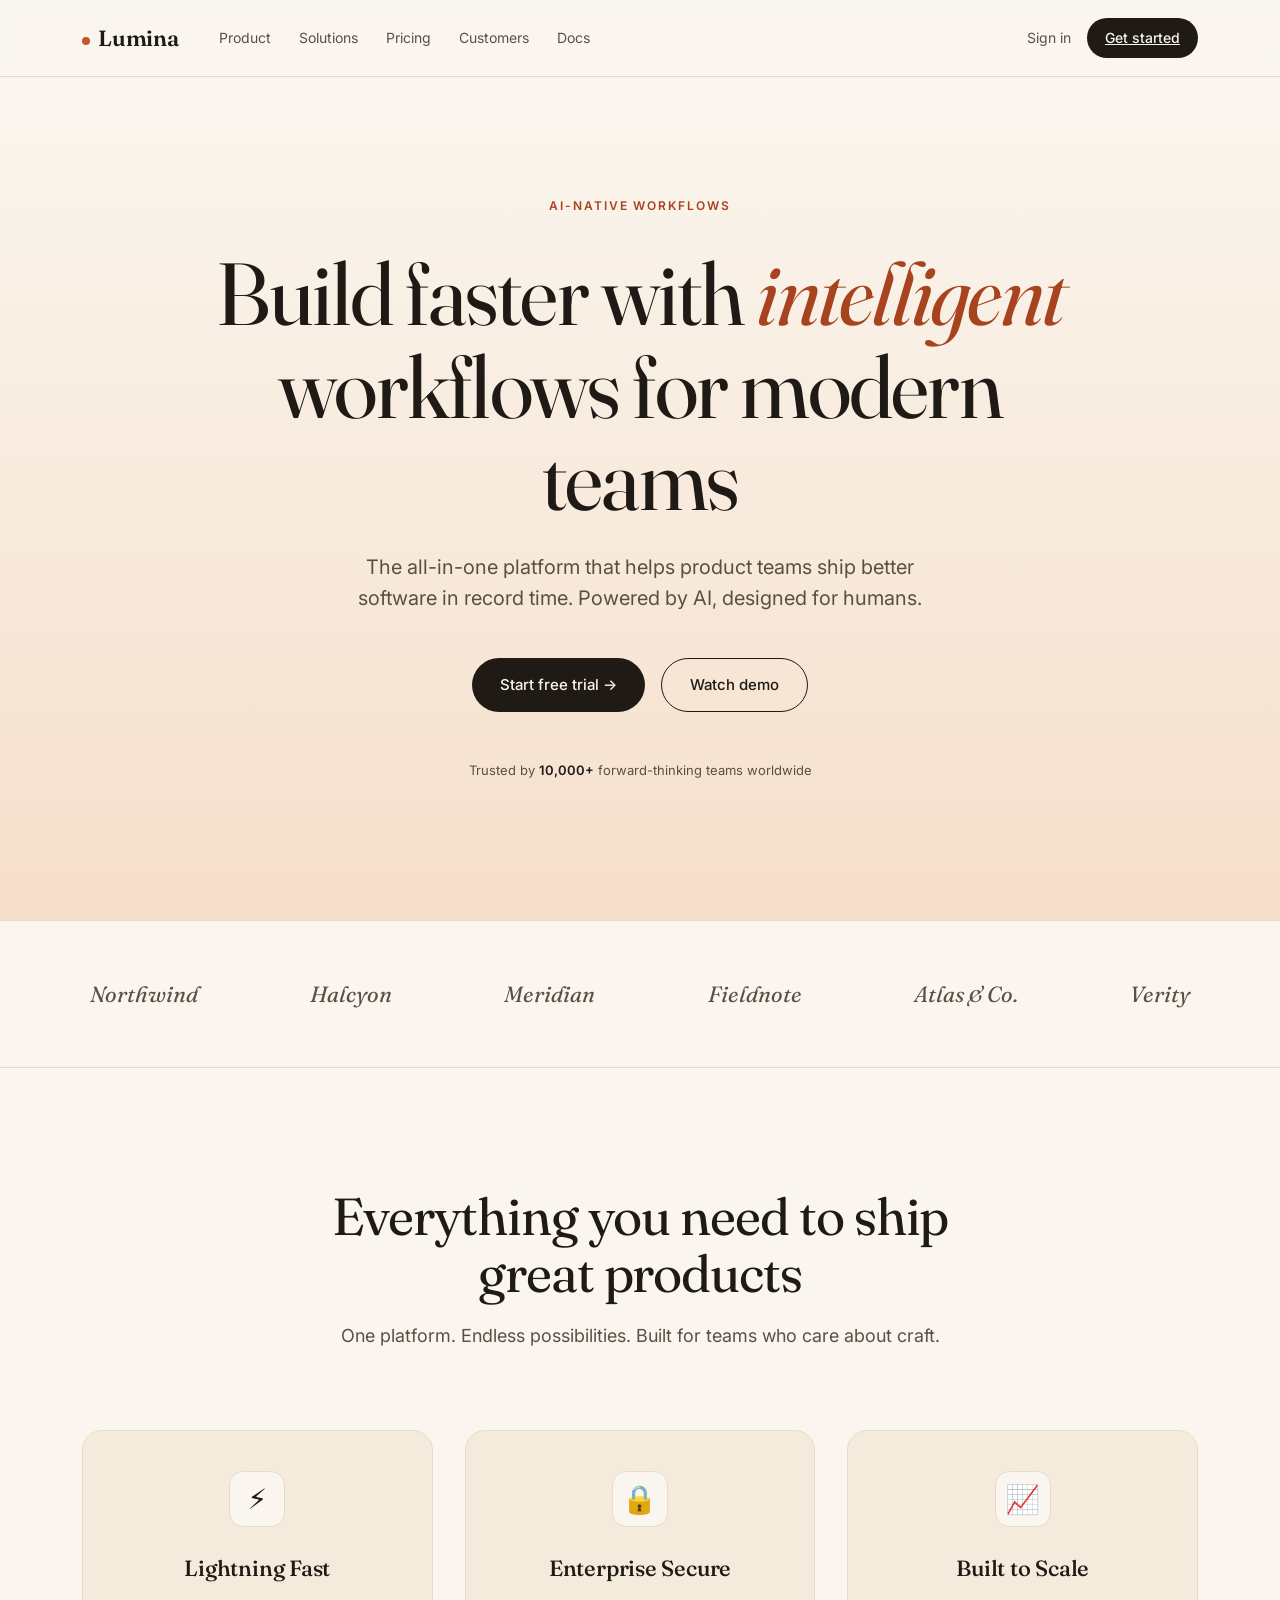
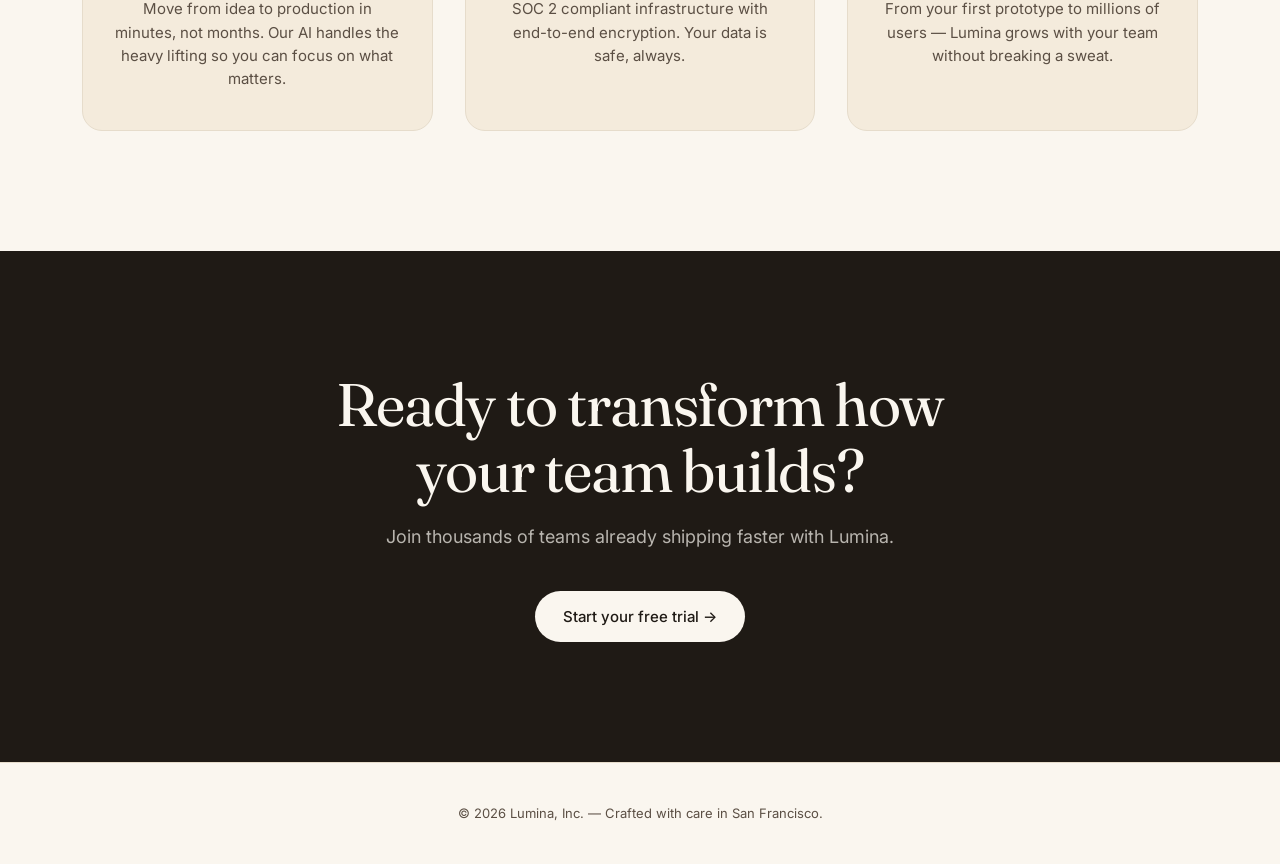
<file: impeccable-main/demos/landing-demo/index.html>
<!doctype html>
<html lang="en">
<head>
<meta charset="utf-8" />
<meta name="viewport" content="width=device-width, initial-scale=1" />
<title>Lumina — Intelligent workflows for modern product teams</title>
<link rel="icon" href="data:," />
<link rel="preconnect" href="https://fonts.googleapis.com" />
<link rel="preconnect" href="https://fonts.gstatic.com" crossorigin />
<link href="https://fonts.googleapis.com/css2?family=Fraunces:opsz,wght@9..144,300;9..144,400;9..144,500;9..144,600;9..144,700&family=Inter:wght@400;500;600&display=swap" rel="stylesheet" />
<style>
  :root {
    --cream: #faf6ef;
    --cream-warm: #f4ebdc;
    --peach: #f6dfcb;
    --ink: #1f1a15;
    --soft: #5b4f44;
    --line: #e6dccb;
    --accent: #c8552b;
    --accent-deep: #a8431f;
  }
  * { box-sizing: border-box; }
  html, body { margin: 0; padding: 0; }
  body {
    font-family: 'Inter', system-ui, sans-serif;
    color: var(--ink);
    background: var(--cream);
    -webkit-font-smoothing: antialiased;
    line-height: 1.55;
  }
  .serif { font-family: 'Fraunces', Georgia, serif; font-optical-sizing: auto; }

  /* Nav */
  .nav {
    position: sticky; top: 0; z-index: 10;
    backdrop-filter: blur(10px);
    background: rgba(250, 246, 239, 0.85);
    border-bottom: 1px solid var(--line);
  }
  .nav-inner {
    max-width: 1180px; margin: 0 auto;
    padding: 18px 32px;
    display: flex; align-items: center; gap: 40px;
  }
  .logo {
    font-family: 'Fraunces', Georgia, serif;
    font-weight: 600; font-size: 22px;
    letter-spacing: -0.01em;
  }
  .logo-dot {
    display: inline-block; width: 8px; height: 8px;
    background: var(--accent); border-radius: 50%;
    margin-right: 8px; vertical-align: middle;
  }
  .nav-links { display: flex; gap: 28px; font-size: 14px; }
  .nav-links a { color: var(--soft); text-decoration: none; }
  .nav-cta { margin-left: auto; display: flex; gap: 16px; align-items: center; }
  .nav-cta a:not(.pill) { font-size: 14px; color: var(--soft); text-decoration: none; }
  .pill {
    background: var(--ink); color: var(--cream);
    padding: 9px 18px; border-radius: 999px;
    font-weight: 500; font-size: 14px;
  }

  /* Hero */
  .hero {
    background: linear-gradient(180deg, var(--cream) 0%, var(--peach) 100%);
    padding: 120px 32px 140px;
    text-align: center;
    position: relative;
    overflow: hidden;
  }
  .eyebrow {
    text-transform: uppercase;
    letter-spacing: 0.16em;
    font-size: 12px;
    font-weight: 600;
    color: var(--accent-deep);
    margin-bottom: 32px;
  }
  .h1 {
    font-family: 'Fraunces', Georgia, serif;
    font-weight: 400;
    font-size: clamp(48px, 7vw, 88px);
    line-height: 1.05;
    letter-spacing: -0.02em;
    max-width: 920px;
    margin: 0 auto 28px;
  }
  .h1 em { font-style: italic; color: var(--accent-deep); }
  .lede {
    font-size: 20px;
    color: var(--soft);
    max-width: 620px;
    margin: 0 auto 44px;
  }
  .ctas { display: flex; gap: 16px; justify-content: center; margin-bottom: 48px; }
  .btn {
    padding: 14px 28px;
    border-radius: 999px;
    font-weight: 500;
    font-size: 15px;
    text-decoration: none;
    display: inline-flex; align-items: center; gap: 8px;
    transition: transform 0.15s ease;
  }
  .btn-primary { background: var(--ink); color: var(--cream); }
  .btn-ghost { color: var(--ink); border: 1px solid var(--ink); }
  .btn:hover { transform: translateY(-1px); }
  .trust { font-size: 13px; color: var(--soft); }
  .trust strong { color: var(--ink); font-weight: 600; }

  /* Logo strip */
  .logos {
    padding: 56px 32px;
    border-top: 1px solid var(--line);
    border-bottom: 1px solid var(--line);
    background: var(--cream);
  }
  .logos-inner {
    max-width: 1100px; margin: 0 auto;
    display: flex; justify-content: space-between; align-items: center;
    flex-wrap: wrap; gap: 32px;
    font-family: 'Fraunces', Georgia, serif;
    font-style: italic; font-size: 22px; color: var(--soft);
  }

  /* Features */
  .features {
    padding: 120px 32px;
    max-width: 1180px;
    margin: 0 auto;
  }
  .features-head {
    text-align: center;
    max-width: 720px;
    margin: 0 auto 80px;
  }
  .features-head h2 {
    font-family: 'Fraunces', Georgia, serif;
    font-weight: 400;
    font-size: clamp(36px, 4.5vw, 52px);
    line-height: 1.1;
    letter-spacing: -0.02em;
    margin: 0 0 20px;
  }
  .features-head p { font-size: 18px; color: var(--soft); margin: 0; }
  .grid {
    display: grid;
    grid-template-columns: repeat(3, 1fr);
    gap: 32px;
  }
  .card {
    background: var(--cream-warm);
    border: 1px solid var(--line);
    border-radius: 20px;
    padding: 40px 32px;
    text-align: center;
  }
  .icon {
    width: 56px; height: 56px;
    border-radius: 14px;
    background: var(--cream);
    border: 1px solid var(--line);
    display: inline-flex; align-items: center; justify-content: center;
    font-size: 28px;
    margin-bottom: 24px;
  }
  .card h3 {
    font-family: 'Fraunces', Georgia, serif;
    font-weight: 500;
    font-size: 22px;
    margin: 0 0 12px;
    letter-spacing: -0.01em;
  }
  .card p {
    font-size: 15px;
    color: var(--soft);
    margin: 0;
  }

  /* CTA */
  .cta-section {
    background: var(--ink);
    color: var(--cream);
    padding: 120px 32px;
    text-align: center;
  }
  .cta-section h2 {
    font-family: 'Fraunces', Georgia, serif;
    font-weight: 400;
    font-size: clamp(36px, 5vw, 60px);
    line-height: 1.1;
    letter-spacing: -0.02em;
    margin: 0 0 20px;
    max-width: 720px;
    margin-left: auto; margin-right: auto;
  }
  .cta-section p {
    font-size: 18px;
    color: rgba(250, 246, 239, 0.7);
    margin: 0 auto 40px;
    max-width: 540px;
  }
  .cta-section .btn-primary {
    background: var(--cream);
    color: var(--ink);
  }

  /* Footer */
  .footer {
    padding: 40px 32px;
    text-align: center;
    font-size: 13px;
    color: var(--soft);
    border-top: 1px solid var(--line);
    background: var(--cream);
  }
</style>
</head>
<body>

<nav class="nav">
  <div class="nav-inner">
    <div class="logo"><span class="logo-dot"></span>Lumina</div>
    <div class="nav-links">
      <a href="#">Product</a>
      <a href="#">Solutions</a>
      <a href="#">Pricing</a>
      <a href="#">Customers</a>
      <a href="#">Docs</a>
    </div>
    <div class="nav-cta">
      <a href="#">Sign in</a>
      <a href="#" class="pill">Get started</a>
    </div>
  </div>
</nav>





<section class="hero">
  <div class="eyebrow">AI-native workflows</div>
  <h1 class="h1">Build faster with <em>intelligent</em> workflows for modern teams</h1>
  <p class="lede">The all-in-one platform that helps product teams ship better software in record time. Powered by AI, designed for humans.</p>
  <div class="ctas">
    <a href="#" class="btn btn-primary">Start free trial →</a>
    <a href="#" class="btn btn-ghost">Watch demo</a>
  </div>
  <div class="trust">Trusted by <strong>10,000+</strong> forward-thinking teams worldwide</div>
</section>





<section class="logos">
  <div class="logos-inner">
    <span>Northwind</span>
    <span>Halcyon</span>
    <span>Meridian</span>
    <span>Fieldnote</span>
    <span>Atlas &amp; Co.</span>
    <span>Verity</span>
  </div>
</section>

<section class="features">
  <div class="features-head">
    <h2>Everything you need to ship great products</h2>
    <p>One platform. Endless possibilities. Built for teams who care about craft.</p>
  </div>

  <div class="grid">
    <div class="card">
      <div class="icon">⚡</div>
      <h3>Lightning Fast</h3>
      <p>Move from idea to production in minutes, not months. Our AI handles the heavy lifting so you can focus on what matters.</p>
    </div>
    <div class="card">
      <div class="icon">🔒</div>
      <h3>Enterprise Secure</h3>
      <p>SOC 2 compliant infrastructure with end-to-end encryption. Your data is safe, always.</p>
    </div>
    <div class="card">
      <div class="icon">📈</div>
      <h3>Built to Scale</h3>
      <p>From your first prototype to millions of users — Lumina grows with your team without breaking a sweat.</p>
    </div>
  </div>

</section>


<section class="cta-section">
  <h2>Ready to transform how your team builds?</h2>
  <p>Join thousands of teams already shipping faster with Lumina.</p>
  <a href="#" class="btn btn-primary">Start your free trial →</a>
</section>


<footer class="footer">
  © 2026 Lumina, Inc. — Crafted with care in San Francisco.
</footer>

</body>
</html>
</file>
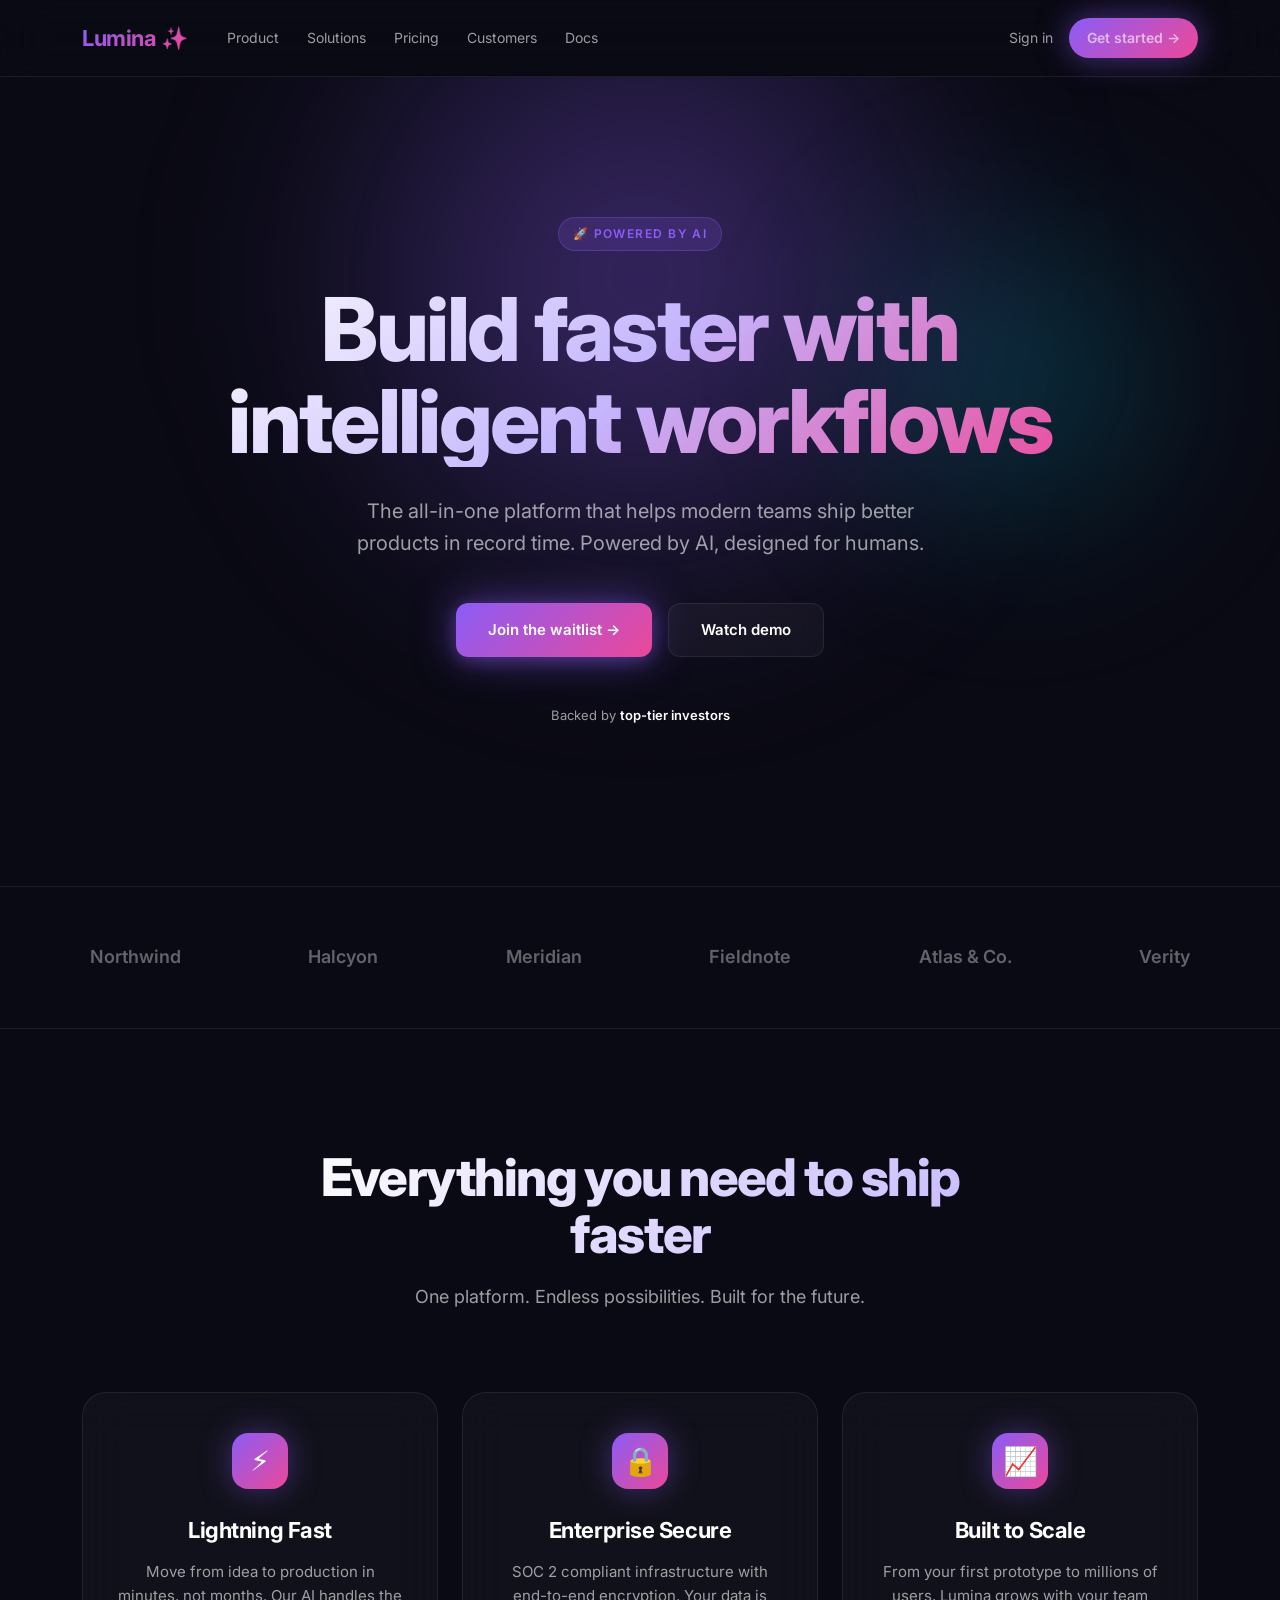
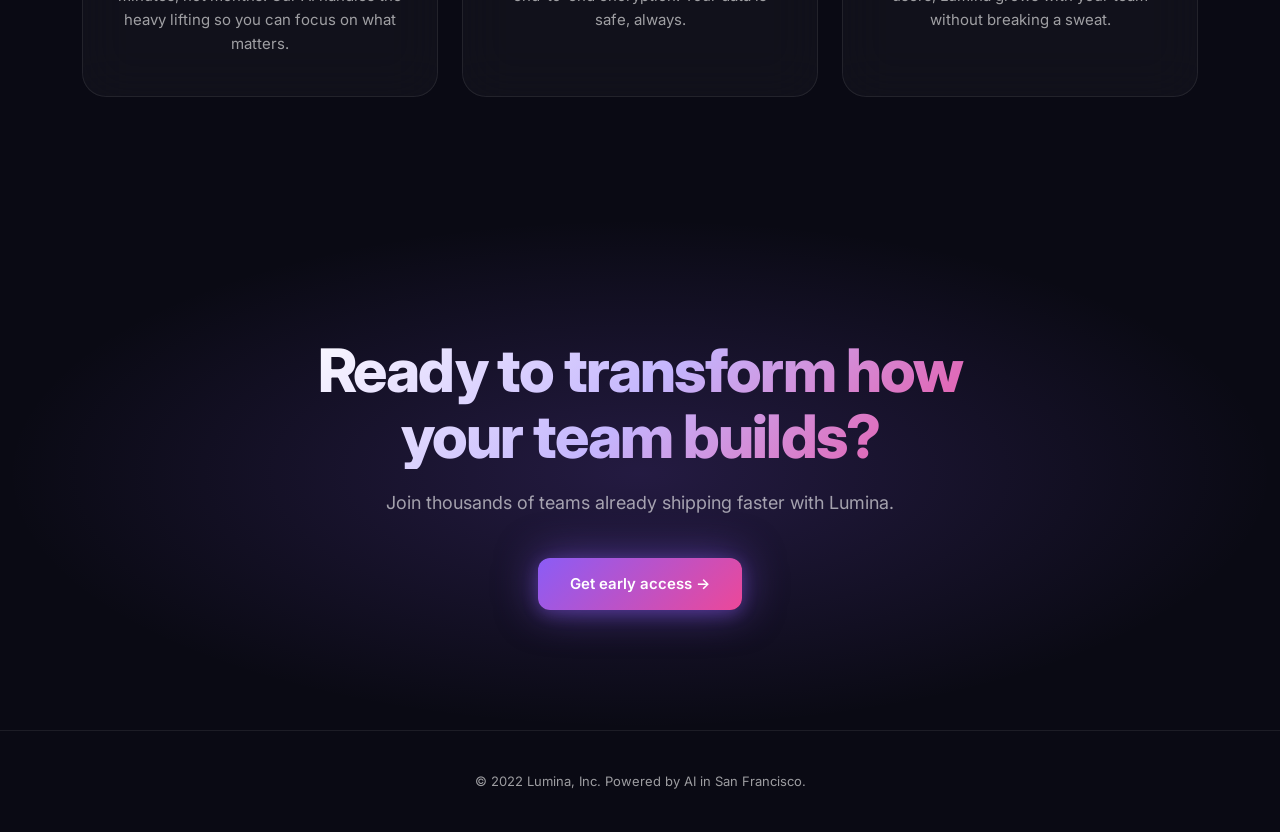
<file: impeccable-main/demos/landing-demo/classic/index.html>
<!doctype html>
<html lang="en">
<head>
<meta charset="utf-8" />
<meta name="viewport" content="width=device-width, initial-scale=1" />
<title>Lumina — The future of intelligent workflows</title>
<link rel="icon" href="data:," />
<link rel="preconnect" href="https://fonts.googleapis.com" />
<link rel="preconnect" href="https://fonts.gstatic.com" crossorigin />
<link href="https://fonts.googleapis.com/css2?family=Inter:wght@400;500;600;700;800&display=swap" rel="stylesheet" />
<style>
  :root {
    --bg: #0a0a14;
    --bg-elev: #14141f;
    --text: #ffffff;
    --text-muted: rgba(255, 255, 255, 0.6);
    --border: rgba(255, 255, 255, 0.08);
    --purple: #8b5cf6;
    --violet: #7c3aed;
    --pink: #ec4899;
    --cyan: #06b6d4;
  }
  * { box-sizing: border-box; }
  html, body { margin: 0; padding: 0; }
  body {
    font-family: 'Inter', system-ui, sans-serif;
    color: var(--text);
    background: var(--bg);
    -webkit-font-smoothing: antialiased;
    line-height: 1.6;
    overflow-x: hidden;
  }

  /* Nav */
  .nav {
    position: sticky; top: 0; z-index: 10;
    backdrop-filter: blur(24px);
    background: rgba(10, 10, 20, 0.6);
    border-bottom: 1px solid var(--border);
  }
  .nav-inner {
    max-width: 1180px; margin: 0 auto;
    padding: 18px 32px;
    display: flex; align-items: center; gap: 40px;
  }
  .logo {
    font-weight: 700; font-size: 22px;
    letter-spacing: -0.02em;
    background: linear-gradient(135deg, var(--purple), var(--pink));
    -webkit-background-clip: text;
    background-clip: text;
    color: transparent;
  }
  .nav-links { display: flex; gap: 28px; font-size: 14px; }
  .nav-links a { color: var(--text-muted); text-decoration: none; }
  .nav-cta { margin-left: auto; display: flex; gap: 16px; align-items: center; }
  .nav-cta a { font-size: 14px; color: var(--text-muted); text-decoration: none; }
  .pill {
    background: linear-gradient(135deg, var(--purple), var(--pink));
    color: #fff;
    padding: 9px 18px; border-radius: 999px;
    font-weight: 600; font-size: 14px;
    box-shadow: 0 0 32px rgba(139, 92, 246, 0.5);
  }

  /* Hero */
  .hero {
    padding: 140px 32px 160px;
    text-align: center;
    position: relative;
    overflow: hidden;
  }
  .hero::before {
    content: '';
    position: absolute;
    top: -200px; left: 50%;
    transform: translateX(-50%);
    width: 800px; height: 800px;
    background: radial-gradient(circle, rgba(139, 92, 246, 0.4) 0%, transparent 70%);
    filter: blur(80px);
    z-index: 0;
  }
  .hero::after {
    content: '';
    position: absolute;
    top: 100px; right: 5%;
    width: 400px; height: 400px;
    background: radial-gradient(circle, rgba(6, 182, 212, 0.3) 0%, transparent 70%);
    filter: blur(80px);
    z-index: 0;
  }
  .hero > * { position: relative; z-index: 1; }
  .eyebrow {
    display: inline-block;
    padding: 6px 14px;
    border-radius: 999px;
    background: rgba(139, 92, 246, 0.15);
    border: 1px solid rgba(139, 92, 246, 0.3);
    color: var(--purple);
    text-transform: uppercase;
    letter-spacing: 0.12em;
    font-size: 12px;
    font-weight: 600;
    margin-bottom: 32px;
  }
  .h1 {
    font-weight: 800;
    font-size: clamp(48px, 7vw, 88px);
    line-height: 1.05;
    letter-spacing: -0.03em;
    max-width: 920px;
    margin: 0 auto 28px;
    background: linear-gradient(135deg, #ffffff 0%, #c4b5fd 50%, var(--pink) 100%);
    -webkit-background-clip: text;
    background-clip: text;
    color: transparent;
  }
  .lede {
    font-size: 20px;
    color: var(--text-muted);
    max-width: 620px;
    margin: 0 auto 44px;
  }
  .ctas { display: flex; gap: 16px; justify-content: center; margin-bottom: 48px; }
  .btn {
    padding: 14px 32px;
    border-radius: 12px;
    font-weight: 600;
    font-size: 15px;
    text-decoration: none;
    display: inline-flex; align-items: center; gap: 8px;
    transition: all 0.2s ease;
    border: 0;
  }
  .btn-primary {
    background: linear-gradient(135deg, var(--purple), var(--pink));
    color: #fff;
    box-shadow: 0 0 40px rgba(139, 92, 246, 0.5), 0 4px 16px rgba(139, 92, 246, 0.3);
  }
  .btn-primary:hover {
    transform: translateY(-2px);
    box-shadow: 0 0 60px rgba(139, 92, 246, 0.7);
  }
  .btn-ghost {
    color: #fff;
    border: 1px solid var(--border);
    background: rgba(255, 255, 255, 0.04);
    backdrop-filter: blur(12px);
  }
  .trust { font-size: 13px; color: var(--text-muted); }
  .trust strong { color: #fff; font-weight: 600; }

  /* Logo strip */
  .logos {
    padding: 56px 32px;
    border-top: 1px solid var(--border);
    border-bottom: 1px solid var(--border);
  }
  .logos-inner {
    max-width: 1100px; margin: 0 auto;
    display: flex; justify-content: space-between; align-items: center;
    flex-wrap: wrap; gap: 32px;
    font-weight: 600; font-size: 18px; color: var(--text-muted);
    opacity: 0.6;
  }

  /* Features */
  .features {
    padding: 120px 32px;
    max-width: 1180px;
    margin: 0 auto;
    position: relative;
  }
  .features-head {
    text-align: center;
    max-width: 720px;
    margin: 0 auto 80px;
  }
  .features-head h2 {
    font-weight: 800;
    font-size: clamp(36px, 4.5vw, 52px);
    line-height: 1.1;
    letter-spacing: -0.03em;
    margin: 0 0 20px;
    background: linear-gradient(135deg, #fff, #c4b5fd);
    -webkit-background-clip: text;
    background-clip: text;
    color: transparent;
  }
  .features-head p { font-size: 18px; color: var(--text-muted); margin: 0; }
  .grid {
    display: grid;
    grid-template-columns: repeat(3, 1fr);
    gap: 24px;
  }
  .card {
    background: rgba(255, 255, 255, 0.03);
    backdrop-filter: blur(24px);
    border: 1px solid var(--border);
    border-radius: 24px;
    padding: 40px 32px;
    text-align: center;
    transition: all 0.3s ease;
  }
  .card:hover {
    border-color: rgba(139, 92, 246, 0.3);
    background: rgba(139, 92, 246, 0.04);
    transform: translateY(-4px);
  }
  .icon {
    width: 56px; height: 56px;
    border-radius: 16px;
    background: linear-gradient(135deg, var(--purple), var(--pink));
    display: inline-flex; align-items: center; justify-content: center;
    font-size: 28px;
    margin-bottom: 24px;
    box-shadow: 0 0 32px rgba(139, 92, 246, 0.4);
  }
  .card h3 {
    font-weight: 700;
    font-size: 22px;
    margin: 0 0 12px;
    letter-spacing: -0.02em;
    color: #fff;
  }
  .card p {
    font-size: 15px;
    color: var(--text-muted);
    margin: 0;
  }

  /* CTA */
  .cta-section {
    padding: 120px 32px;
    text-align: center;
    position: relative;
    overflow: hidden;
  }
  .cta-section::before {
    content: '';
    position: absolute;
    inset: 0;
    background: radial-gradient(ellipse at center, rgba(139, 92, 246, 0.2) 0%, transparent 70%);
  }
  .cta-section > * { position: relative; }
  .cta-section h2 {
    font-weight: 800;
    font-size: clamp(36px, 5vw, 60px);
    line-height: 1.1;
    letter-spacing: -0.03em;
    margin: 0 0 20px;
    max-width: 720px;
    margin-left: auto; margin-right: auto;
    background: linear-gradient(135deg, #fff, #c4b5fd, var(--pink));
    -webkit-background-clip: text;
    background-clip: text;
    color: transparent;
  }
  .cta-section p {
    font-size: 18px;
    color: var(--text-muted);
    margin: 0 auto 40px;
    max-width: 540px;
  }

  /* Footer */
  .footer {
    padding: 40px 32px;
    text-align: center;
    font-size: 13px;
    color: var(--text-muted);
    border-top: 1px solid var(--border);
  }
</style>
</head>
<body>
  <nav class="nav">
    <div class="nav-inner">
      <div class="logo">Lumina ✨</div>
      <div class="nav-links">
        <a href="#">Product</a>
        <a href="#">Solutions</a>
        <a href="#">Pricing</a>
        <a href="#">Customers</a>
        <a href="#">Docs</a>
      </div>
      <div class="nav-cta">
        <a href="#">Sign in</a>
        <a href="#" class="pill">Get started →</a>
      </div>
    </div>
  </nav>

  <section class="hero">
    <div class="eyebrow">🚀 Powered by AI</div>
    <h1 class="h1">Build faster with intelligent workflows</h1>
    <p class="lede">The all-in-one platform that helps modern teams ship better products in record time. Powered by AI, designed for humans.</p>
    <div class="ctas">
      <a href="#" class="btn btn-primary">Join the waitlist →</a>
      <a href="#" class="btn btn-ghost">Watch demo</a>
    </div>
    <div class="trust">Backed by <strong>top-tier investors</strong></div>
  </section>

  <section class="logos">
    <div class="logos-inner">
      <span>Northwind</span>
      <span>Halcyon</span>
      <span>Meridian</span>
      <span>Fieldnote</span>
      <span>Atlas &amp; Co.</span>
      <span>Verity</span>
    </div>
  </section>

  <section class="features">
    <div class="features-head">
      <h2>Everything you need to ship faster</h2>
      <p>One platform. Endless possibilities. Built for the future.</p>
    </div>
    <div class="grid">
      <div class="card">
        <div class="icon">⚡</div>
        <h3>Lightning Fast</h3>
        <p>Move from idea to production in minutes, not months. Our AI handles the heavy lifting so you can focus on what matters.</p>
      </div>
      <div class="card">
        <div class="icon">🔒</div>
        <h3>Enterprise Secure</h3>
        <p>SOC 2 compliant infrastructure with end-to-end encryption. Your data is safe, always.</p>
      </div>
      <div class="card">
        <div class="icon">📈</div>
        <h3>Built to Scale</h3>
        <p>From your first prototype to millions of users, Lumina grows with your team without breaking a sweat.</p>
      </div>
    </div>
  </section>

  <section class="cta-section">
    <h2>Ready to transform how your team builds?</h2>
    <p>Join thousands of teams already shipping faster with Lumina.</p>
    <a href="#" class="btn btn-primary">Get early access →</a>
  </section>

  <footer class="footer">
    © 2022 Lumina, Inc. Powered by AI in San Francisco.
  </footer>
</body>
</html>
</file>
